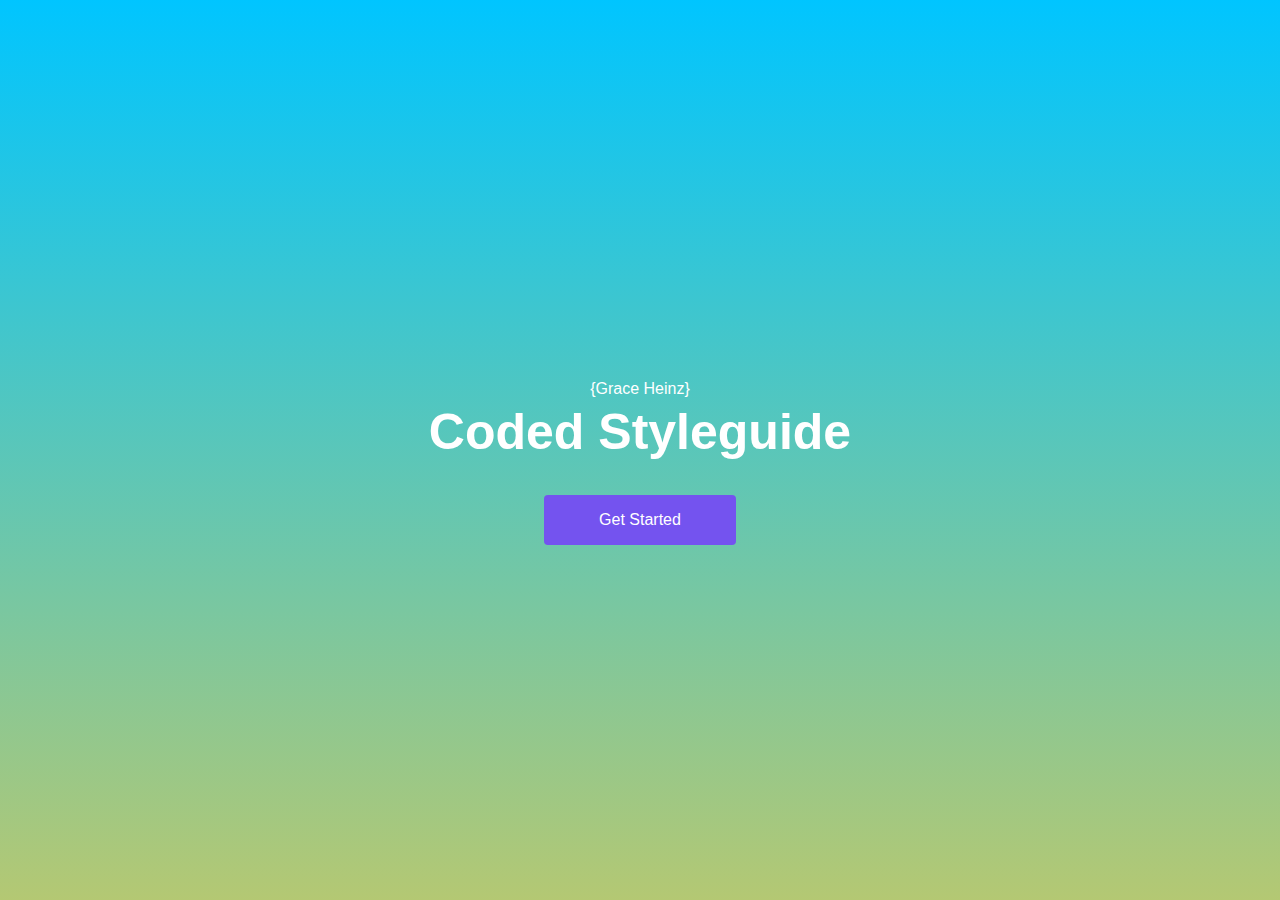
<file: index.html>
<!DOCTYPE html>
<html lang="en">
<head>

  <!-- Basic Page Needs
  –––––––––––––––––––––––––––––––––––––––––––––––––– -->
  <meta charset="utf-8">
  <title>{Grace Heinz} - Home</title>

  <!-- Mobile Specific Metas
  –––––––––––––––––––––––––––––––––––––––––––––––––– -->
  <meta name="viewport" content="width=device-width, initial-scale=1">

  <!-- CSS
  –––––––––––––––––––––––––––––––––––––––––––––––––– -->
  <link rel="stylesheet" href="css/normalize.css">
  <link rel="stylesheet" href="css/style.css">

</head>
<body class="home">

  <!-- Primary Page Layout
  –––––––––––––––––––––––––––––––––––––––––––––––––– -->
  <div class="container">
  	<div class="row">
	  	<p>{Grace Heinz}</p>
	    <h1>Coded Styleguide</h1>
	    <a class="button" href="layouts.html">Get Started</a>
  	</div>
  </div>

	<!-- End Document
  –––––––––––––––––––––––––––––––––––––––––––––––––– -->
  
  <script src="./script.js"></script>
  
</body>
</html>
</file>
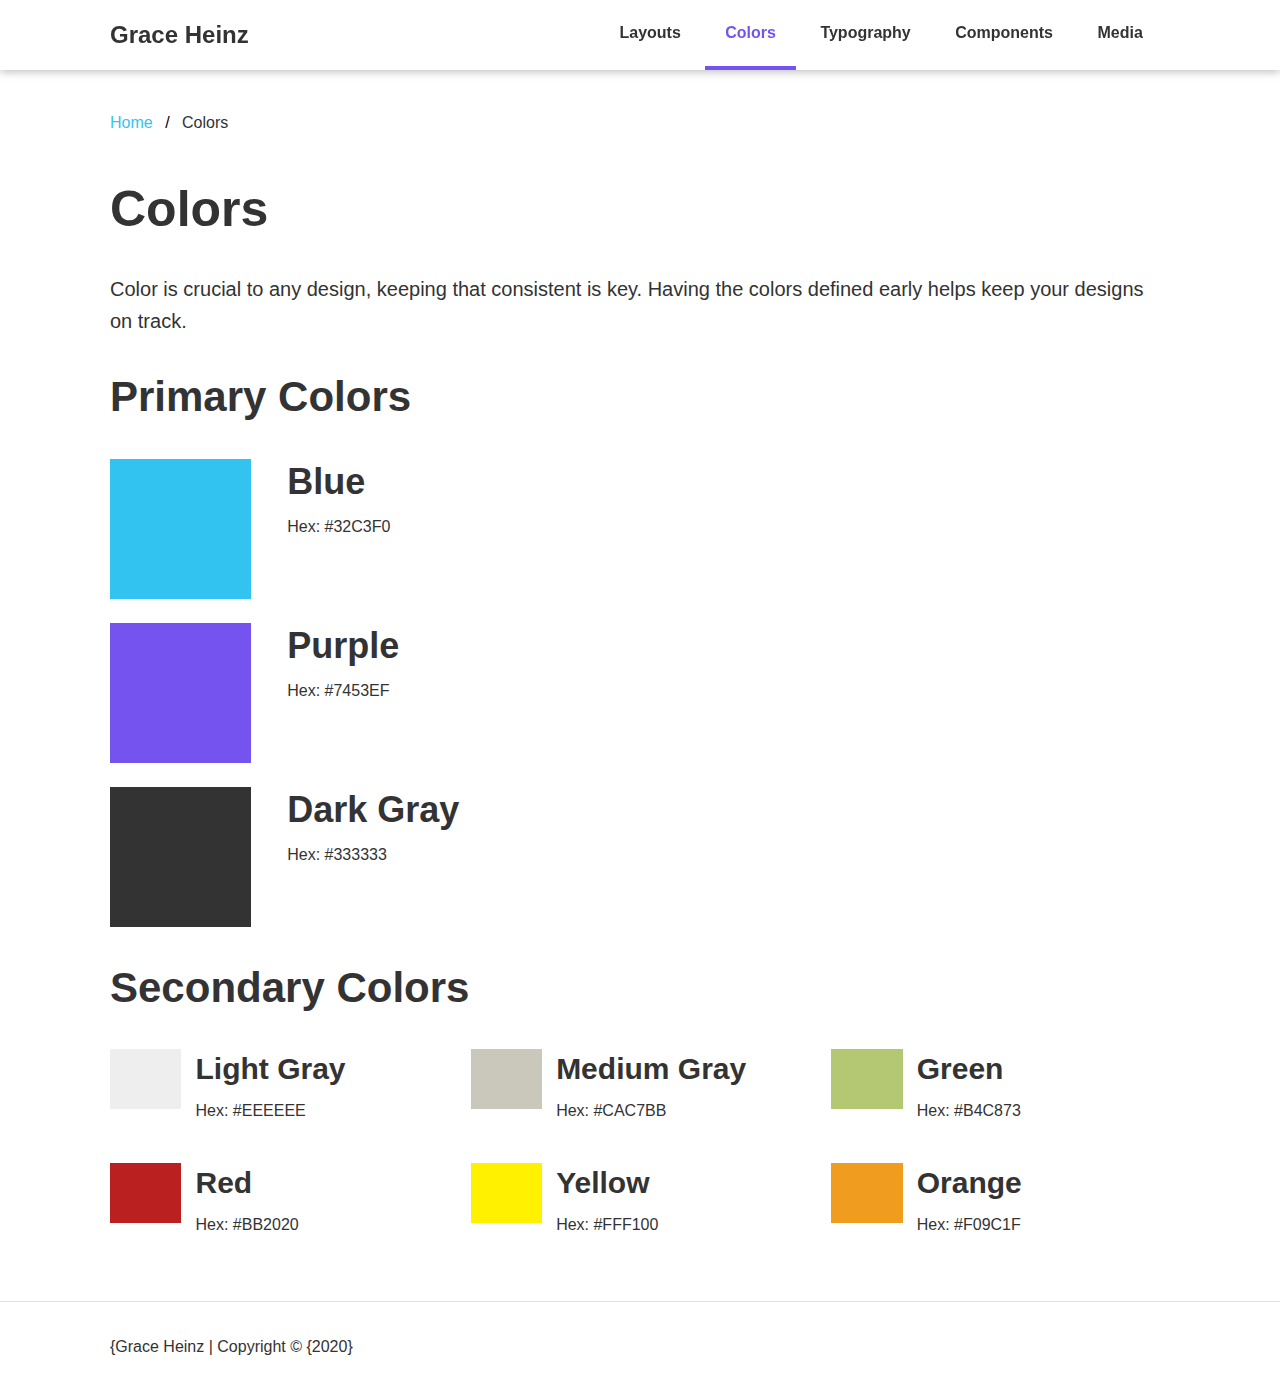
<file: colors.html>
<!DOCTYPE html>
<html lang="en">
<head>

  <!-- Basic Page Needs
  –––––––––––––––––––––––––––––––––––––––––––––––––– -->
  <meta charset="utf-8">
  <title>{Grace Heinz} - Colors</title>

  <!-- Mobile Specific Metas
  –––––––––––––––––––––––––––––––––––––––––––––––––– -->
  <meta name="viewport" content="width=device-width, initial-scale=1">

  <!-- CSS
  –––––––––––––––––––––––––––––––––––––––––––––––––– -->
  <link rel="stylesheet" href="css/normalize.css">
  <link rel="stylesheet" href="css/style.css">

</head>
<body class="colors">
    
    <nav>
        <div class="container">
            <div class="logo four columns">
                <a href="/">Grace Heinz</a>
            </div>
            <div class="topnav eight columns">
                <ul>
                    <li><a href="layouts.html">Layouts</a></li>
                    <li><a href="colors.html" class="active">Colors</a></li>
                    <li><a href="typography.html">Typography</a></li>
                    <li><a href="components.html">Components</a></li>
                    <li><a href="media.html">Media</a></li>
                    <li class="mobile"><a><span style="cursor:pointer" onclick="openNav()">&#9776; Menu</span>
                    </a></li>
                </ul>
            </div>
        </div>
    </nav>
        
    <div id="slidenav" class="slidenav">
        <a href="javascript:void(0)" class="closebtn" onclick="closeNav()">&times;</a>
        <a href="layouts.html">Layouts</a>
            <a href="colors.html">Colors</a>
            <a href="typography.html">Typography</a>
            <a href="components.html">Components</a>
            <a href="media.html">Media</a>
        </div>
    
<!-- Primary Page Layout
  –––––––––––––––––––––––––––––––––––––––––––––––––– -->
<div class="container">
    
    <ul class="breadcrumb">
            <li><a href="/">Home</a></li>
            <li>Colors</li>
        </ul>
    
    <h1>Colors</h1>
    <p class="lead">Color is crucial to any design, keeping that consistent is key. Having the colors defined early helps keep your designs on track.</p>
    
    <h2>Primary Colors</h2>
    <div class="row primary">
        <div class="two columns">
            <div class="color primary-1">
            </div>
        </div>
        <div class="ten columns">
            <h3>Blue</h3>
            <p>Hex: #32C3F0</p>
        </div>
    </div>
    
    <div class="row primary">
        <div class="two columns">
            <div class="color primary-2">
            </div> 
        </div>
        <div class="ten columns">
            <h3>Purple</h3>
            <p>Hex: #7453EF</p>
        </div>
    </div>

    <div class="row primary">
        <div class="two columns">
            <div class="color primary-3">
            </div> 
        </div>
        <div class="ten columns">
            <h3>Dark Gray</h3>
            <p>Hex: #333333</p>
        </div>
    </div>
    
    <h2>Secondary Colors</h2>
    <div class="row">
        <div class="four columns">
            <div class="three columns">
                <div class="color secondary-1"></div>
            </div>
            <div class="eight columns">
            <h4>Light Gray</h4>
            <p>Hex: #EEEEEE</p>
        </div>
    </div>
    
    <div class="four columns">
        <div class="three columns">
            <div class="color secondary-2"></div>
        </div>
        <div class="eight columns">
            <h4>Medium Gray</h4>
            <p>Hex: #CAC7BB</p>
        </div>
    </div>
        
    <div class="four columns">
        <div class="three columns">
            <div class="color secondary-3"></div>
         </div>
        <div class="eight columns">
            <h4>Green</h4>
            <p>Hex: #B4C873</p>
        </div>
    </div>
 </div>       
    
        <div class="row">
            <div class="four columns">
                <div class="three columns">
                    <div class="color secondary-4"></div>
                </div>
                <div class="eight columns">
                        <h4>Red</h4>
                        <p>Hex: #BB2020</p>
                </div>
            </div>
            
            <div class="four columns">
                <div class="three columns">
                    <div class="color secondary-5"></div>
                </div>
                <div class="eight columns">
                    <h4>Yellow</h4>
                    <p>Hex: #FFF100</p>
                </div>
            </div>
      
            <div class="four columns">
                <div class="three columns">
                    <div class="color secondary-6"></div>
                </div>
                <div class="eight columns">
                    <h4>Orange</h4>
                    <p>Hex: #F09C1F</p>
                </div>
            </div>
        </div>       
    </div>
    
<footer>
    <div class="container">
        <p>{Grace Heinz   |   Copyright © {2020}</p>
     </div>
</footer>
    
<!-- End Document
  –––––––––––––––––––––––––––––––––––––––––––––––––– -->
    
    <script src="./script.js"></script>
    
</body>
</html>
</file>
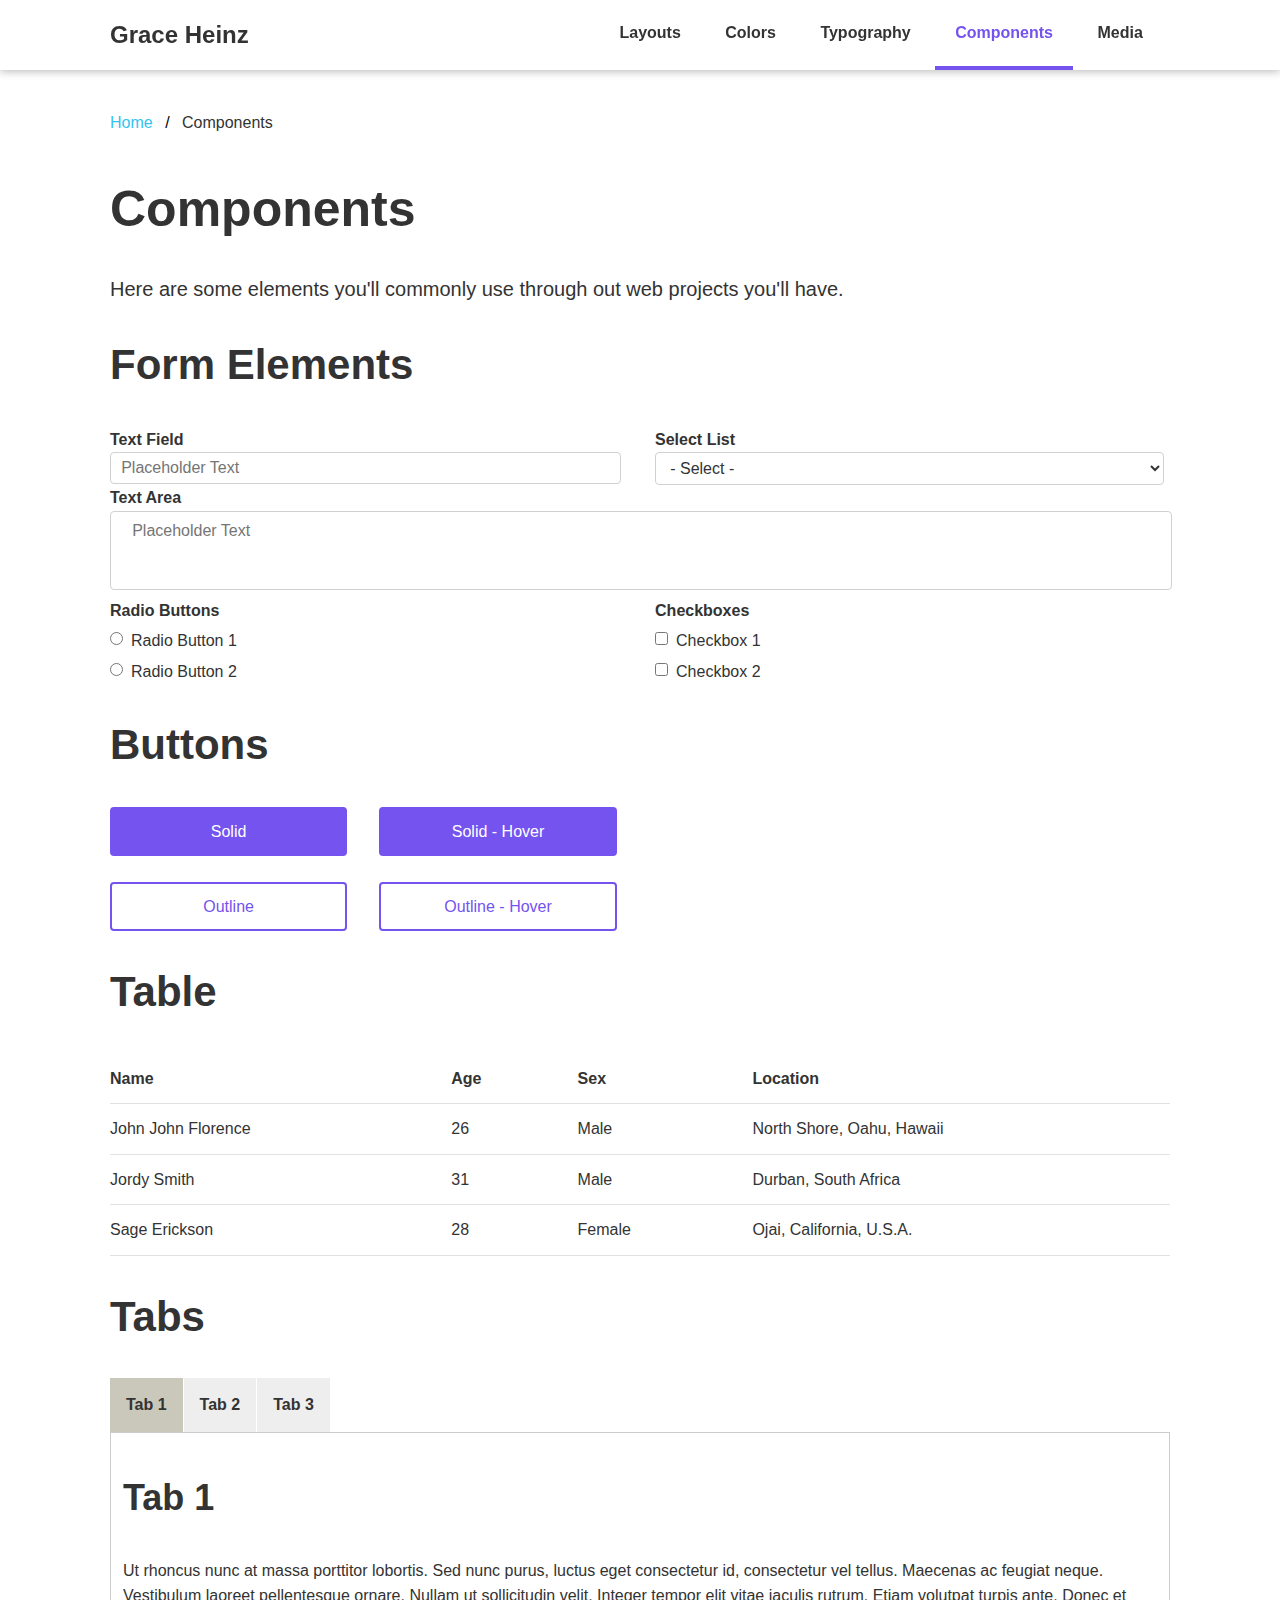
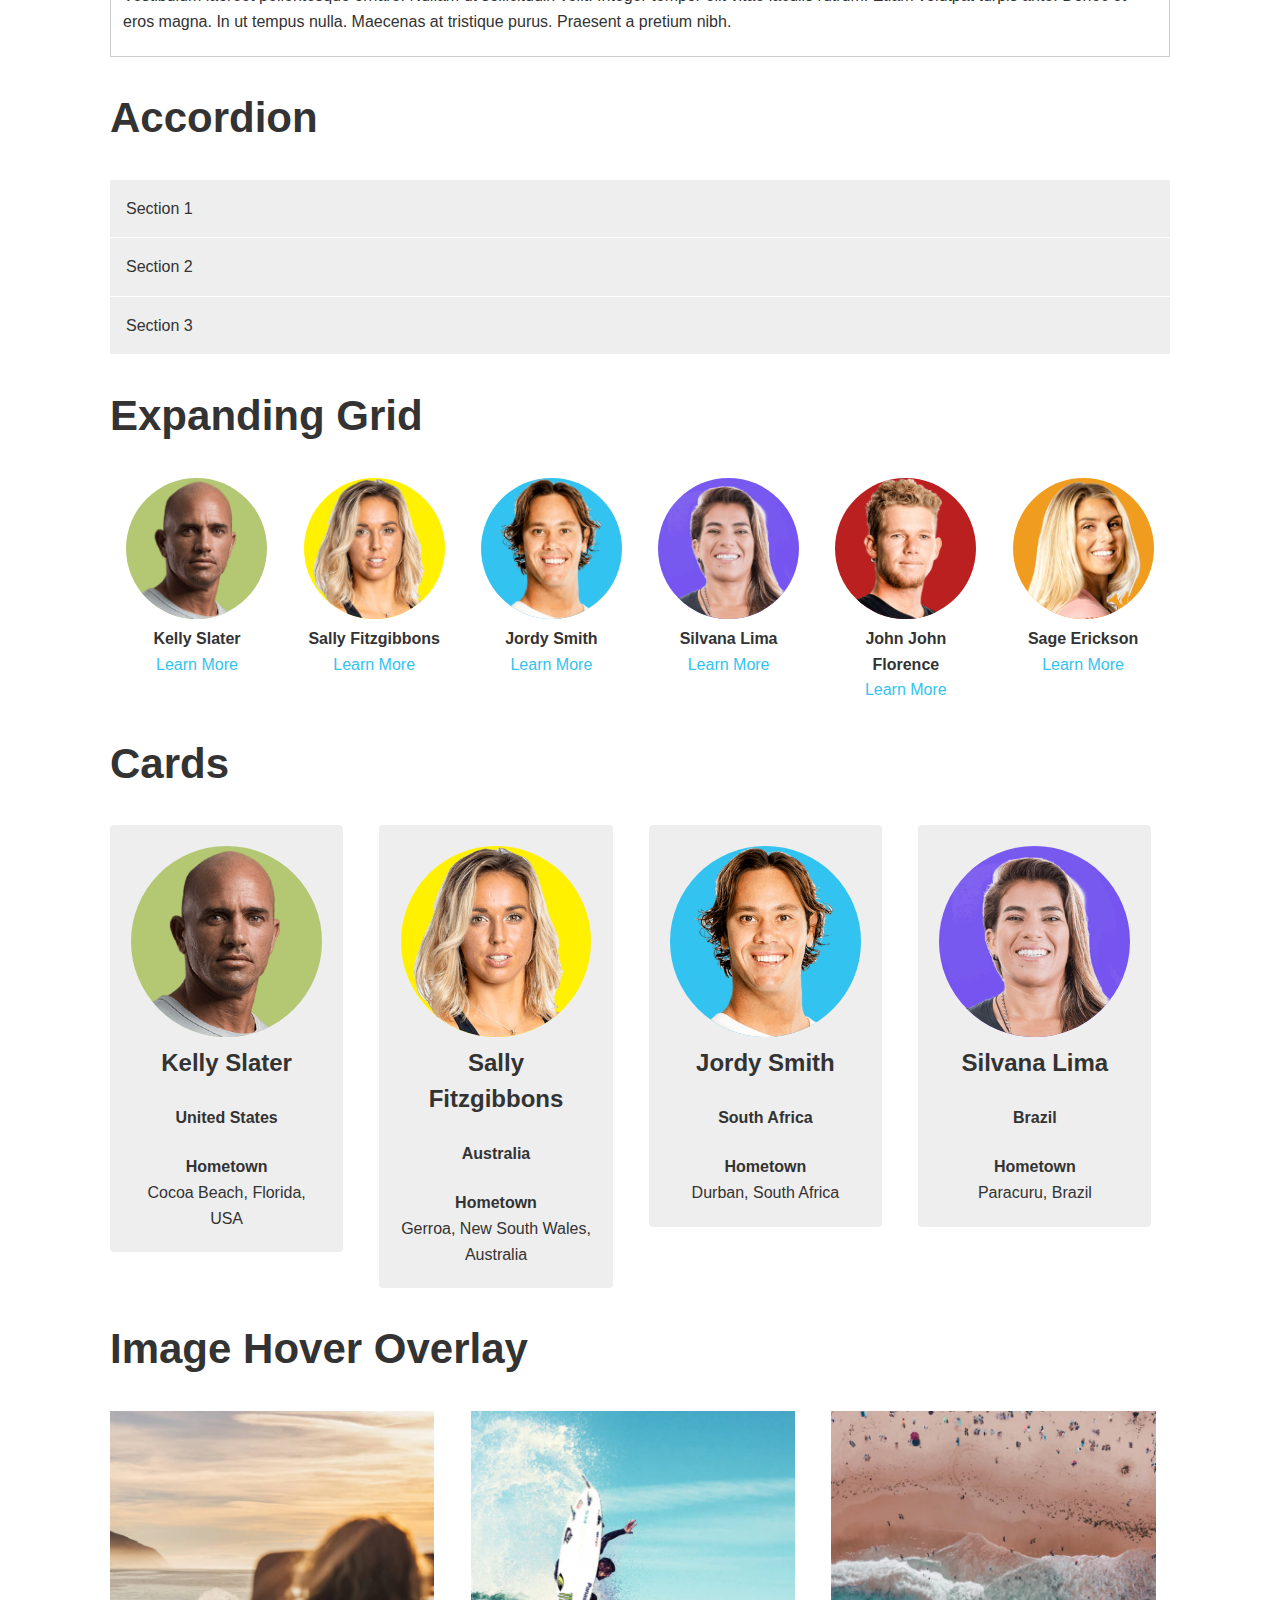
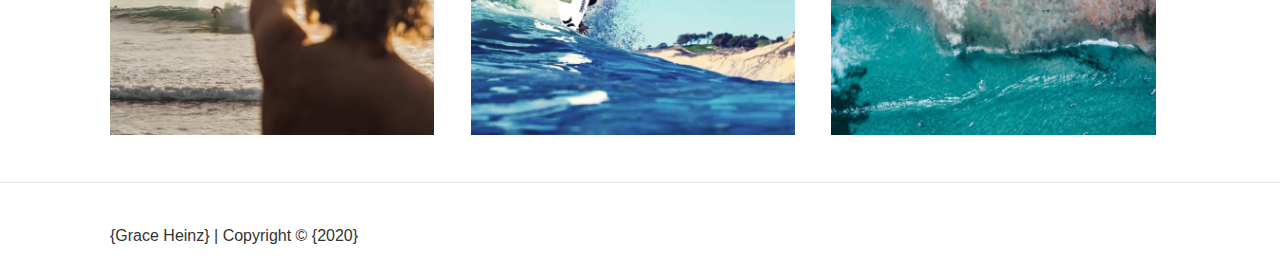
<file: components.html>
<!DOCTYPE html>
<html lang="en">
<head>

  <!-- Basic Page Needs
  –––––––––––––––––––––––––––––––––––––––––––––––––– -->
  <meta charset="utf-8">
  <title>{Grace Heinz} - Components</title>

  <!-- Mobile Specific Metas
  –––––––––––––––––––––––––––––––––––––––––––––––––– -->
  <meta name="viewport" content="width=device-width, initial-scale=1">

  <!-- CSS
  –––––––––––––––––––––––––––––––––––––––––––––––––– -->
  <link rel="stylesheet" href="css/normalize.css">
  <link rel="stylesheet" href="css/style.css">

</head>
<body class="components" id="main">
    
   <nav>
        <div class="container">
            <div class="logo four columns">
                <a href="/">Grace Heinz</a>
            </div>
            <div class="topnav eight columns">
                <ul>
                    <li><a href="layouts.html">Layouts</a></li>
                    <li><a href="colors.html">Colors</a></li>
                    <li><a href="typography.html">Typography</a></li>
                    <li><a href="components.html" class="active">Components</a></li>
                    <li><a href="media.html">Media</a></li>
                    <li class="mobile"><a><span style="cursor:pointer" onclick="openNav()">&#9776; Menu</span>
                    </a></li>
                </ul>
            </div>
        </div>
    </nav>
    
    <div id="slidenav" class="slidenav">
        <a href="javascript:void(0)" class="closebtn" onclick="closeNav()">&times;</a>
        <a href="layouts.html">Layouts</a>
            <a href="colors.html">Colors</a>
            <a href="typography.html">Typography</a>
            <a href="components.html">Components</a>
            <a href="media.html">Media</a>
        </div>
    
   <!-- Primary Page Layout
   –––––––––––––––––––––––––––––––––––––––––––––––––– -->
    <div class="container">
    
    <ul class="breadcrumb">
            <li><a href="/">Home</a></li>
            <li>Components</li>
        </ul>
    
    <h1>Components</h1>
    <p class="lead">Here are some elements you'll commonly use through out web projects you'll have.</p>

        
    <h2>Form Elements</h2>
    <div class="row">
        <div class="six columns">
            <label>Text Field</label>
                <input type="text" placeholder="Placeholder Text">
        </div>
        <div class="six columns">
            <label>Select List</label>
                <select>
                    <option value="" selected="selected">- Select -</option>
                    <option value="1">option 1</option>
                    <option value="2">option 2</option>
            </select>
        </div>
    
        <label>Text Area</label>
        <textarea placeholder="Placeholder Text"></textarea>
    </div>
        
    <div class="row">
        <div class="six columns">
            <label>Radio Buttons</label>
            <div class="radio-checkbox">
                <input type="radio"><label>Radio Button 1</label>
            </div>
            <div class="radio-checkbox">
                <input type="radio"><label>Radio Button 2</label>
            </div>
        </div>
        <div class="six columns">
            <label>Checkboxes</label>
            <div class="radio-checkbox">
                <input type="checkbox"><label>Checkbox 1</label>
            </div>
            <div class="radio-checkbox">
                <input type="checkbox"><label>Checkbox 2</label>
            </div>
        </div>
    </div>

    <h2>Buttons</h2>
    <div class="row button-row">
        <div class="three columns">
            <a class="button" href="#">Solid</a>
        </div>
        <div class="three columns">
            <a class="button hover" href="#">Solid - Hover</a>
        </div>
        <div class="three columns"></div>
        <div class="three columns"></div>
    </div>
    <br>
    <div class="row button-row">
        <div class="three columns">
            <a class="button outline" href="#">Outline</a>
        </div>
        <div class="three columns">
            <a class="button outline hover" href="#">Outline - Hover</a>
        </div>
        <div class="three columns"></div>
        <div class="three columns"></div>
    </div>
        
        
    <h2>Table</h2>
    <div class="row">
        <table>
            <thead>
                <tr>
                    <th>Name</th>
                    <th>Age</th>
                    <th>Sex</th>
                    <th>Location</th>
                </tr>
            </thead>
            <tbody>
                <tr>
                    <td>John John Florence</td>
                    <td>26</td>
                    <td>Male</td>
                    <td>North Shore, Oahu, Hawaii</td>
                </tr>
                <tr>
                    <td>Jordy Smith</td>
                    <td>31</td>
                    <td>Male</td>
                    <td>Durban, South Africa</td>
                </tr>
                <tr>
                    <td>Sage Erickson</td>
                    <td>28</td>
                    <td>Female</td>
                    <td>Ojai, California, U.S.A.</td>
                </tr>
            </tbody>
        </table>
    </div>
        
    <h2>Tabs</h2>
    <div class="tab">
            <button class="tablinks" onclick="openCity(event, 'Tab1')" id="defaultOpen">Tab 1</button>
            <button class="tablinks" onclick="openCity(event, 'Tab2')">Tab 2</button>
            <button class="tablinks" onclick="openCity(event, 'Tab3')">Tab 3</button>
        </div>
        
        <div id="Tab1" class="tabcontent">
            <h3>Tab 1</h3>
            <p>Ut rhoncus nunc at massa porttitor lobortis. Sed nunc purus, luctus eget consectetur id, consectetur vel tellus. Maecenas ac feugiat neque. Vestibulum laoreet pellentesque ornare. Nullam ut sollicitudin velit. Integer tempor elit vitae iaculis rutrum. Etiam volutpat turpis ante. Donec et eros magna. In ut tempus nulla. Maecenas at tristique purus. Praesent a pretium nibh.</p>
        </div>
        
        <div id="Tab2" class="tabcontent">
            <h3>Tab 2</h3>
            <p>Ut rhoncus nunc at massa porttitor lobortis. Sed nunc purus, luctus eget consectetur id, consectetur vel tellus. Maecenas ac feugiat neque. Vestibulum laoreet pellentesque ornare. Nullam ut sollicitudin velit. Integer tempor elit vitae iaculis rutrum. Etiam volutpat turpis ante. Donec et eros magna. In ut tempus nulla. Maecenas at tristique purus. Praesent a pretium nibh.</p>
        </div>
        
        <div id="Tab3" class="tabcontent">
            <h3>Tab 3</h3>
            <p>Ut rhoncus nunc at massa porttitor lobortis. Sed nunc purus, luctus eget consectetur id, consectetur vel tellus. Maecenas ac feugiat neque. Vestibulum laoreet pellentesque ornare. Nullam ut sollicitudin velit. Integer tempor elit vitae iaculis rutrum. Etiam volutpat turpis ante. Donec et eros magna. In ut tempus nulla. Maecenas at tristique purus. Praesent a pretium nibh.</p>
        </div>
        
        <h2>Accordion</h2>
        <div class="row">
            <button class="accordion">Section 1</button>
            <div class="panel">
                <p>Lorem ipsum dolor sit amet, consectetur adipisicing elit, sed do eiusmod tempor incididunt ut labore et dolore magna aliqua. Ut enim ad minim veniam, quis nostrud exercitation ullamco laboris nisi ut aliquip ex ea commodo consequat.</p>
            </div>
            
            <button class="accordion">Section 2</button>
            <div class="panel">
                <p>Lorem ipsum dolor sit amet, consectetur adipisicing elit, sed do eiusmod tempor incididunt ut labore et dolore magna aliqua. Ut enim ad minim veniam, quis nostrud exercitation ullamco laboris nisi ut aliquip ex ea commodo consequat.</p>
            </div>
            
            <button class="accordion">Section 3</button>
            <div class="panel">
                <p>Lorem ipsum dolor sit amet, consectetur adipisicing elit, sed do eiusmod tempor incididunt ut labore et dolore magna aliqua. Ut enim ad minim veniam, quis nostrud exercitation ullamco laboris nisi ut aliquip ex ea commodo consequat.</p>
            </div>
        </div>
        
        <h2>Expanding Grid</h2>
        <div class="row expanding-grid">
            <div class="two columns" onclick="openTab('b1');">
                <img class="headshot secondary-3" src="images/hs-kelly.png">
                <h6>Kelly Slater</h6>
                <a onclick="openTab('b1');">Learn More</a>
            </div>
            <div class="two columns" onclick="openTab('b2');">
                <img class="headshot secondary-5" src="images/hs-sally.png">
                <h6>Sally Fitzgibbons</h6>
                <a onclick="openTab('b2');">Learn More</a>
            </div>
            <div class="two columns" onclick="openTab('b3');">
                <img class="headshot primary-1" src="images/hs-jordy.png">
                <h6>Jordy Smith</h6>
                <a onclick="openTab('b3');">Learn More</a>
            </div>
            <div class="two columns" onclick="openTab('b4');">
                <img class="headshot primary-2" src="images/hs-silvana.png">
                <h6>Silvana Lima</h6>
                <a onclick="openTab('b4');">Learn More</a>
            </div>
            <div class="two columns" onclick="openTab('b5');">
                <img class="headshot secondary-4" src="images/hs-john.png">
                <h6>John John Florence</h6>
                <a onclick="openTab('b5');">Learn More</a>
            </div>
            <div class="two columns" onclick="openTab('b6');">
                <img class="headshot secondary-6" src="images/hs-sage.png">
                <h6>Sage Erickson</h6>
                <a onclick="openTab('b6');">Learn More</a>
            </div>
        </div>
        
        <!-- Full-width columns: (hidden by default) -->
        <div id="b1" class="containerTab" style="display:none;">
            <span onclick="this.parentElement.style.display='none'" class="closebtn">&times;</span>
            <div class="row">
                <div class="four columns">
                    <h3>Kelly Slater</h3>
                </div>
                <div class="eight columns">
                    <h6>Bio</h6>
                    <p>Kelly Slater is the greatest surfer of all time. He has a death grip on nearly every major record in the sport, including his 11 World Titles, 55 career victories, as well as being the youngest and oldest World Champion in men’s history. He ushered in a new era of high-performance surfing when he arrived on the scene in 1990, incorporating intentional fin releases and a m...</p>
                </div>
            </div>
        </div>
        
        <div id="b2" class="containerTab" style="display:none;">
            <span onclick="this.parentElement.style.display='none'" class="closebtn">&times;</span>
            <div class="row">
                <div class="four columns">
                    <h3>Sally Fitzgibbons</h3>
                </div>
                <div class="eight columns">
                    <h6>Bio</h6>
                    <p>Sally Fitzgibbons was born an athlete. From an early age she decided she wanted to be a champion at something. She played soccer, touch football and cross-country running, and ended up a national champion middle distance runner in High School. For Fitzgibbons, all those sports fed off each other, but ultimately, her love for surfing is what won out. It’s hard...</p>
                </div>
            </div>
        </div>
        
        <div id="b3" class="containerTab" style="display:none;">
            <span onclick="this.parentElement.style.display='none'" class="closebtn">&times;</span>
            <div class="row">
                <div class="four columns">
                    <h3>Jordy Smith</h3>
                </div>
                <div class="eight columns">
                    <h6>Bio</h6>
                    <p>Jordy Smith set off one of the biggest bidding wars in industry history after winning the World Junior Championship in 2006 and the Qualifying Series in 2007. Though he was being lobbied by the likes of Tiger Woods and Michael Jordan to join Nike, he elected to go with O’Neill, who he’s been with ever since. He earned his first two Championship Tour wins in...</p>
                </div>
            </div>
        </div>
        
        <div id="b4" class="containerTab" style="display:none;">
            <span onclick="this.parentElement.style.display='none'" class="closebtn">&times;</span>
            <div class="row">
                <div class="four columns">
                    <h3>Silvana Lima</h3>
                </div>
                <div class="eight columns">
                    <h6>Bio</h6>
                    <p>Silvana Lima is a warrior. There’s no other word to describe a woman with her skill, determination and resilience. She started well behind the line, growing up in a snack-shack on the sand in Paracuaru, Brazil, owned by her parents. She learned to surf on a piece of wood that she adorned with a makeshift fin herself. Her first “real” board was a hand-me...</p>
                </div>
            </div>
        </div>
        
        <div id="b5" class="containerTab" style="display:none;">
            <span onclick="this.parentElement.style.display='none'" class="closebtn">&times;</span>
            <div class="row">
                <div class="four columns">
                    <h3>John John Florence</h3>
                </div>
                <div class="eight columns">
                    <h6>Bio</h6>
                    <p>John John Florence is one of only five surfers in men’s Championship Tour history to clinch his first two World Titles in back-to-back fashion. Mark Richards, Tom Carroll, Tom Curren and the late Andy Irons are the only other members of that elite club. The mild-mannered prodigy from the North Shore of Oahu has been living in the public’s eye since the age of…</p>
                </div>
            </div>
        </div>
        
        <div id="b6" class="containerTab" style="display:none;">
            <span onclick="this.parentElement.style.display='none'" class="closebtn">&times;</span>
            <div class="row">
                <div class="four columns">
                    <h3>Sage Erickson</h3>
                </div>
                <div class="eight columns">
                    <h6>Bio</h6>
                    <p>After five years of battling on the Championship Tour Sage Erickson is just beginning to settle in. She notched her first Championship Tour victory in 2017 at the Vans US Open of Surfing and cracked the Top 10 on the Jeep Leaderboard for the second-straight season. She’s come a long way from her early years of struggling at the elite level. Erickson was born in...</p>
                </div>
            </div>
        </div>
        
        <h2>Cards</h2>
        <div class="row">
            <div class="card three columns">
                <img class="headshot secondary-3" src="images/hs-kelly.png">
            <h5>Kelly Slater</h5>
            <h6>United States</h6>
            <label>Hometown</label>
            <p>Cocoa Beach, Florida, USA</p>      
            </div>
            <div class="card three columns">
                <img class="headshot secondary-5" src="images/hs-sally.png">
            <h5>Sally Fitzgibbons</h5>
            <h6>Australia</h6>
            <label>Hometown</label>
            <p>Gerroa, New South Wales, Australia</p>      
            </div>
            <div class="card three columns">
                <img class="headshot primary-1" src="images/hs-jordy.png">
            <h5>Jordy Smith</h5>
            <h6>South Africa</h6>
            <label>Hometown</label>
            <p>Durban, South Africa</p>      
            </div>
            <div class="card three columns">
                <img class="headshot primary-2" src="images/hs-silvana.png">
            <h5>Silvana Lima</h5>
            <h6>Brazil</h6>
            <label>Hometown</label>
            <p>Paracuru, Brazil</p>      
            </div>
        </div>
        
        <h2>Image Hover Overlay</h2>
        <div class="row">
            <div class="four columns image-container">
                <img src="images/overlay-01.jpg">
            <div class="overlay">
                <div class="text">"Sometimes in the morning, when it's a good surf, I go out there, and I don't feel like it's a bad world."</div>
                </div>
            </div>
            <div class="four columns image-container">
                <img src="images/overlay-02.jpg">
            <div class="overlay">
                <div class="text">"Surfing's the source. Can change your life. Swear to God."</div>
                </div>
            </div>
             <div class="four columns image-container">
                <img src="images/overlay-03.jpg">
            <div class="overlay">
                <div class="text">"Thank God for a few free waves."</div>
                </div>
            </div>
        </div>
    </div>
        
        
    <footer>
        <div class="container">
            <p>{Grace Heinz}   |   Copyright © {2020}</p>
        </div>
    </footer>
    
<!-- End Document
  –––––––––––––––––––––––––––––––––––––––––––––––––– -->
    
    <script src="./script.js"></script>
    
</body>
</html>
</file>
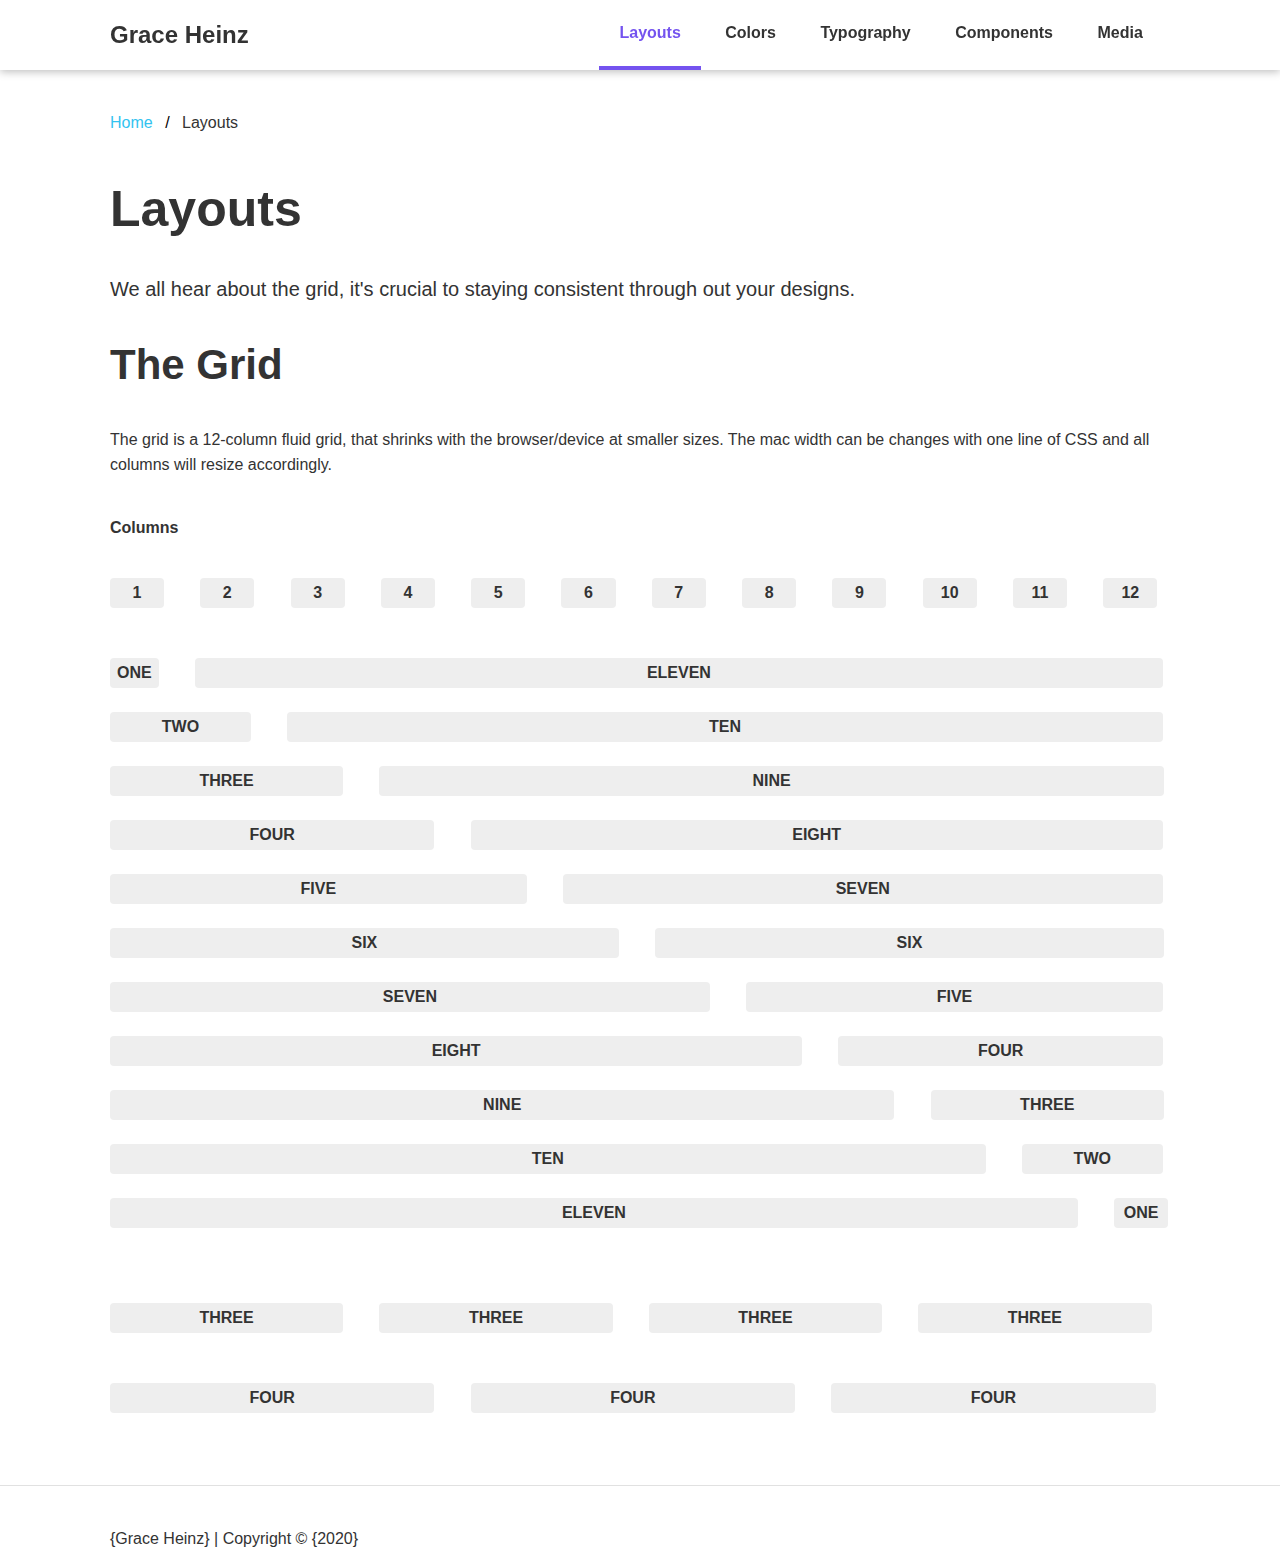
<file: layouts.html>
<!DOCTYPE html>
<html lang="en">
<head>

  <!-- Basic Page Needs
  –––––––––––––––––––––––––––––––––––––––––––––––––– -->
  <meta charset="utf-8">
  <title>{Grace Heinz} - Layouts</title>

  <!-- Mobile Specific Metas
  –––––––––––––––––––––––––––––––––––––––––––––––––– -->
  <meta name="viewport" content="width=device-width, initial-scale=1">

  <!-- CSS
  –––––––––––––––––––––––––––––––––––––––––––––––––– -->
  <link rel="stylesheet" href="css/normalize.css">
  <link rel="stylesheet" href="css/style.css">

</head>
<body class="layouts">
    
    <nav>
        <div class="container">
            <div class="logo four columns">
                <a href="/">Grace Heinz</a>
            </div>
            <div class="topnav eight columns">
                <ul>
                    <li><a href="layouts.html" class="active">Layouts</a></li>
                    <li><a href="colors.html">Colors</a></li>
                    <li><a href="typography.html">Typography</a></li>
                    <li><a href="components.html">Components</a></li>
                    <li><a href="media.html">Media</a></li>
                    <li class="mobile"><a><span style="cursor:pointer" onclick="openNav()">&#9776; Menu</span>
                    </a></li>
                </ul>
            </div>
        </div>
    </nav>
        
    <div id="slidenav" class="slidenav">
        <a href="javascript:void(0)" class="closebtn" onclick="closeNav()">&times;</a>
        <a href="layouts.html">Layouts</a>
            <a href="colors.html">Colors</a>
            <a href="typography.html">Typography</a>
            <a href="components.html">Components</a>
            <a href="media.html">Media</a>
        </div>
    
<!-- Primary Page Layout
  –––––––––––––––––––––––––––––––––––––––––––––––––– -->
<div class="container">
    
    <ul class="breadcrumb">
            <li><a href="/">Home</a></li>
            <li>Layouts</li>
        </ul>
    
    <h1>Layouts</h1>
    <p class="lead">We all hear about the grid, it's crucial to staying consistent through out your designs.</p>
    
    <h2>The Grid</h2>
    <p>The grid is a 12-column fluid grid, that shrinks with the browser/device at smaller sizes. The mac width can be changes with one line of CSS and all columns will resize accordingly.</p>
    
<div class="example-grid docs-example">
        <h6>Columns</h6>
    <div class="row">
        <div class="one columns">1</div>
        <div class="one columns">2</div>
        <div class="one columns">3</div>
        <div class="one columns">4</div>
        <div class="one columns">5</div>
        <div class="one columns">6</div>
        <div class="one columns">7</div>
        <div class="one columns">8</div>
        <div class="one columns">9</div>
        <div class="one columns">10</div>
        <div class="one columns">11</div>
        <div class="one columns">12</div>  
    </div>
    <br>
    <div class="row">
        <div class="one column">One</div>
        <div class="eleven columns">Eleven</div>
    </div>
    <div class="row">
        <div class="two columns">Two</div>
        <div class="ten columns">Ten</div> 
    </div>
    <div class="row">
        <div class="three columns">Three</div>
        <div class="nine columns">Nine</div>
    </div>
    <div class="row">
        <div class="four columns">Four</div>
        <div class="eight columns">Eight</div>
    </div>
    <div class="row">
        <div class="five columns">Five</div>
        <div class="seven columns">Seven</div>
    </div>
    <div class="row">
        <div class="six columns">Six</div>
        <div class="six columns">Six</div>
    </div>
    <div class="row">
        <div class="seven columns">Seven</div>
        <div class="five columns">Five</div>
    </div>
    <div class="row">
        <div class="eight columns">Eight</div>
        <div class="four columns">Four</div>
    </div>
    <div class="row">
        <div class="nine columns">Nine</div>
        <div class="three columns">Three</div>
    </div>
    <div class="row">
        <div class="ten columns">Ten</div>
        <div class="two columns">Two</div>
    </div>
    <div class="row">
        <div class="eleven columns">Eleven</div>
        <div class="one columns">One</div>
    </div>
    <br>
    <br>
    <div class="row">
        <div class="three columns">Three</div>
        <div class="three columns">Three</div>
        <div class="three columns">Three</div>
        <div class="three columns">Three</div>
    </div>
    <br>
    <div class="row">
        <div class="four columns">Four</div>
        <div class="four columns">Four</div>
        <div class="four columns">Four</div>
    </div>
    </div>
</div>
    
<footer>
    <div class="container">
        <p>{Grace Heinz}   |   Copyright © {2020}</p>
    </div>
</footer>
    
<!-- End Document
  –––––––––––––––––––––––––––––––––––––––––––––––––– -->
    
    <script src="./script.js"></script>
    
</body>
</html>
</file>
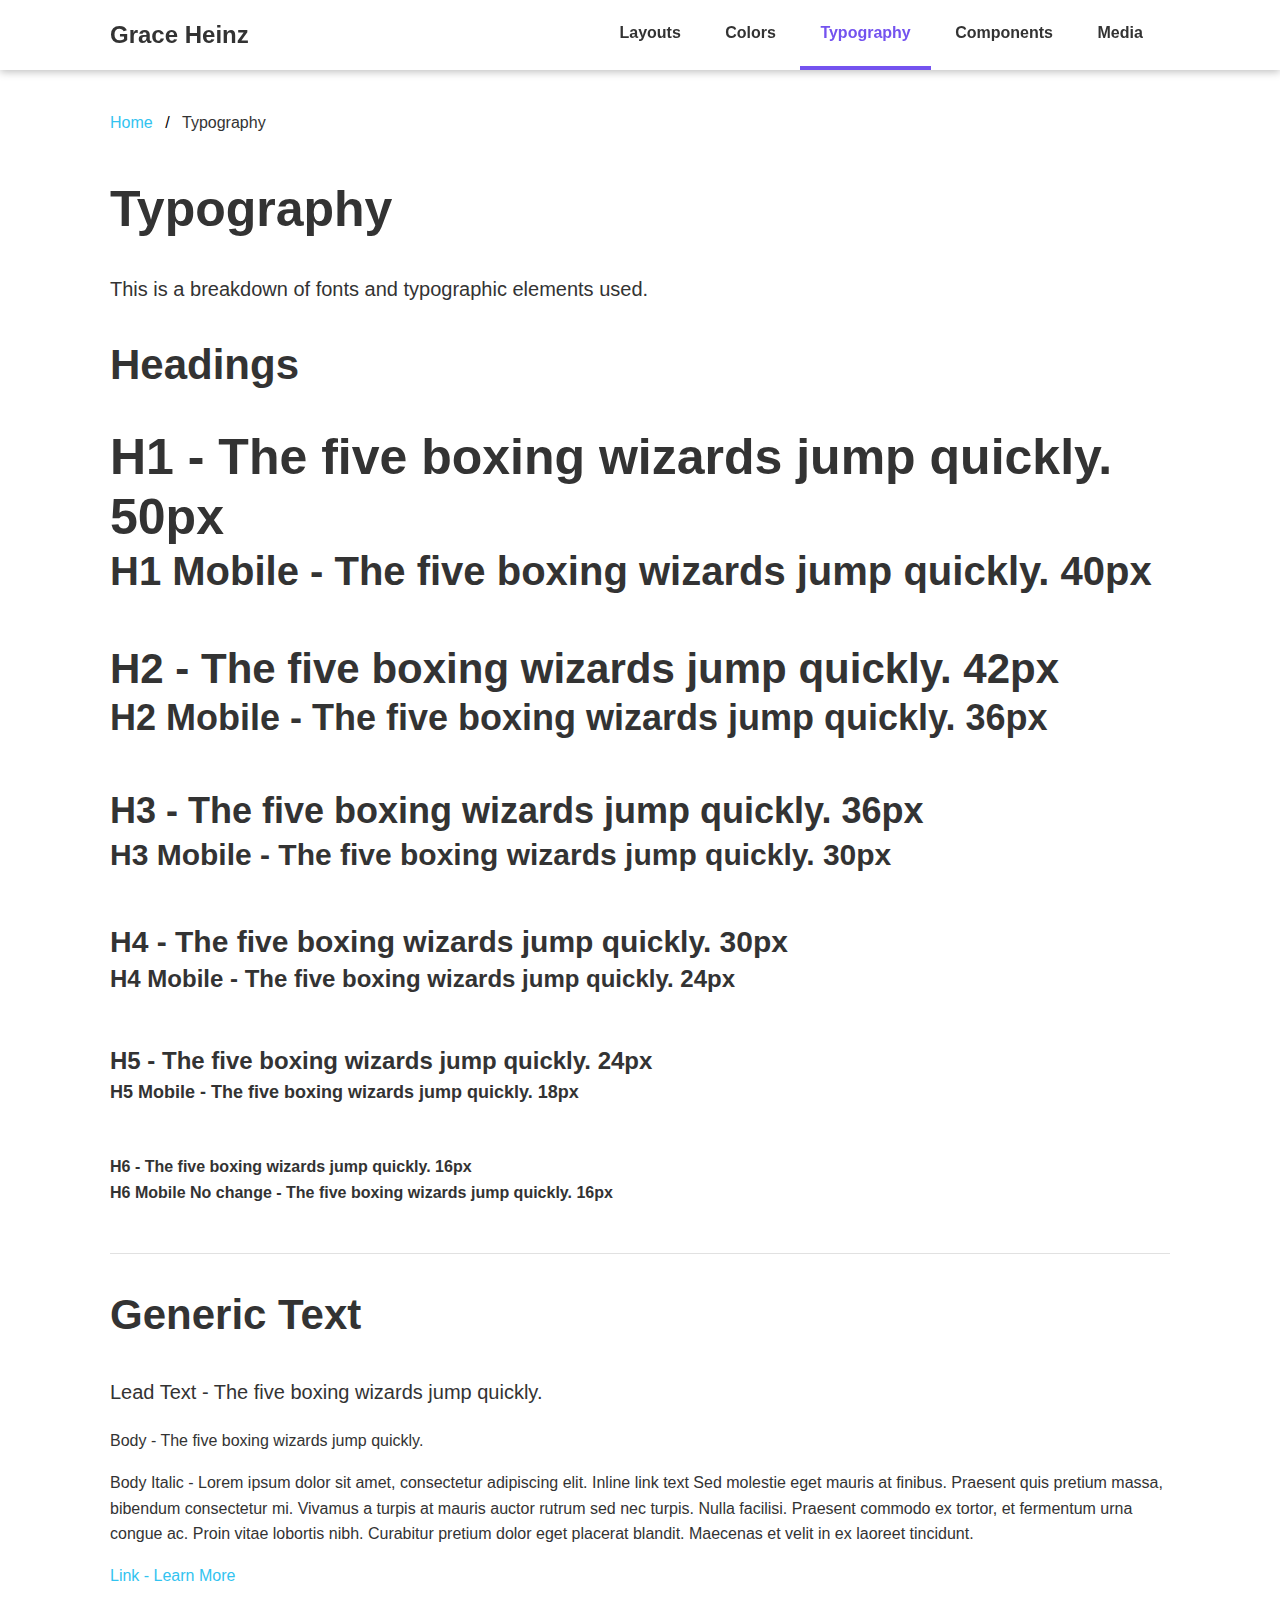
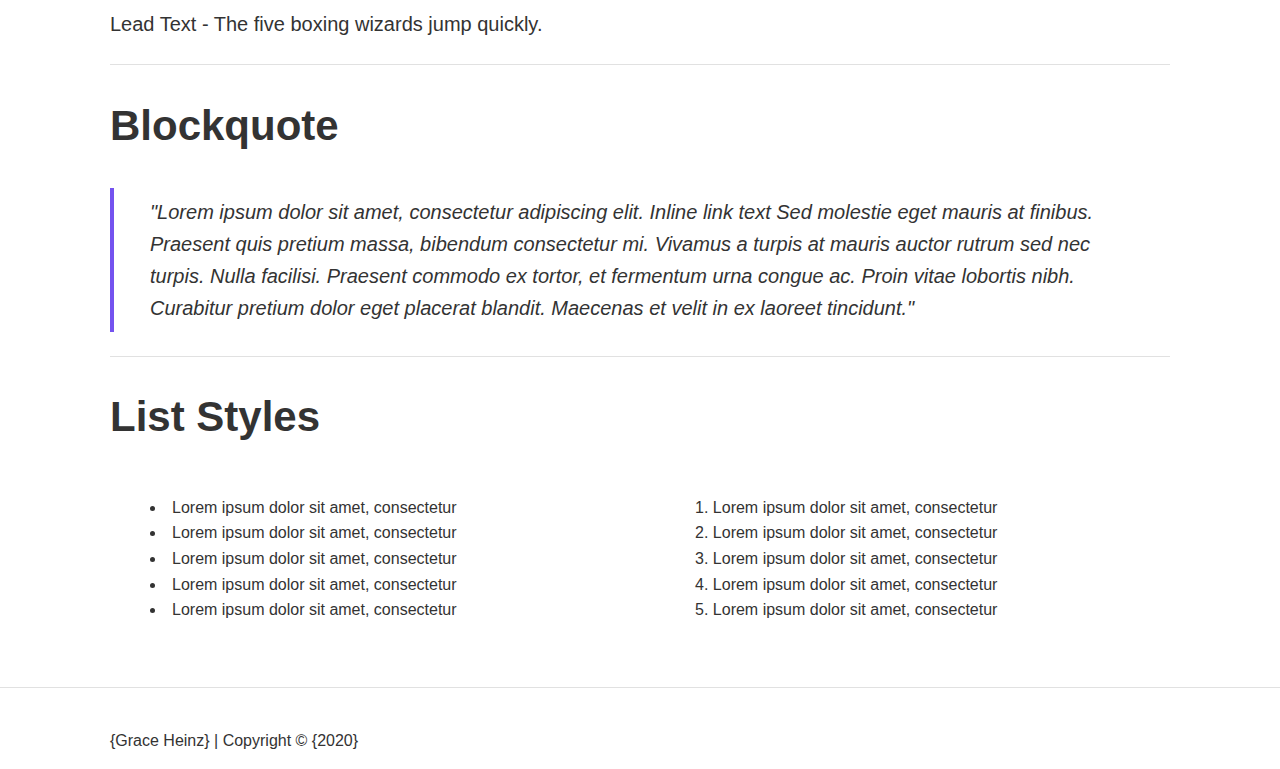
<file: typography.html>
<!DOCTYPE html>
<html lang="en">
<head>

  <!-- Basic Page Needs
  –––––––––––––––––––––––––––––––––––––––––––––––––– -->
  <meta charset="utf-8">
  <title>{Grace Heinz} - Colors</title>

  <!-- Mobile Specific Metas
  –––––––––––––––––––––––––––––––––––––––––––––––––– -->
  <meta name="viewport" content="width=device-width, initial-scale=1">

  <!-- CSS
  –––––––––––––––––––––––––––––––––––––––––––––––––– -->
  <link rel="stylesheet" href="css/normalize.css">
  <link rel="stylesheet" href="css/style.css">

</head>
<body class="typography">
    
    <nav>
        <div class="container">
            <div class="logo four columns">
                <a href="/">Grace Heinz</a>
            </div>
            <div class="topnav eight columns">
                <ul>
                    <li><a href="layouts.html">Layouts</a></li>
                    <li><a href="colors.html">Colors</a></li>
                    <li><a href="typography.html" class="active">Typography</a></li>
                    <li><a href="components.html">Components</a></li>
                    <li><a href="media.html">Media</a></li>
                    <li class="mobile"><a><span style="cursor:pointer" onclick="openNav()">&#9776; Menu</span></a></li>
                </ul>
            </div>
        </div>
    </nav>

    <div id="slidenav" class="slidenav">
        <a href="javascript:void(0)" class="closebtn" onclick="closeNav()">&times;</a>
        <a href="layouts.html">Layouts</a>
            <a href="colors.html">Colors</a>
            <a href="typography.html">Typography</a>
            <a href="components.html">Components</a>
            <a href="media.html">Media</a>
    </div>
  
<!-- Primary Page Layout
  –––––––––––––––––––––––––––––––––––––––––––––––––– -->
    <div class="container">
    
        <ul class="breadcrumb">
                <li><a href="/">Home</a></li>
                <li>Typography</li>
            </ul>
    
        <h1>Typography</h1>
        <p class="lead">This is a breakdown of fonts and typographic elements used.</p>
        
        
        <h2>Headings</h2>
        <div class="row">
            <h1>H1 - The five boxing wizards jump quickly. 50px</h1>
            <h1 class="mobile">H1 Mobile - The five boxing wizards jump quickly. 40px</h1>
        </div>
        <div class="row">
            <h2>H2 - The five boxing wizards jump quickly. 42px</h2>
            <h2 class="mobile">H2 Mobile - The five boxing wizards jump quickly. 36px</h2>
        </div>
        <div class="row">
            <h3>H3 - The five boxing wizards jump quickly. 36px</h3>
            <h3 class="mobile">H3 Mobile - The five boxing wizards jump quickly. 30px</h3>
        </div>
        <div class="row">
            <h4>H4 - The five boxing wizards jump quickly. 30px</h4>
            <h4 class="mobile">H4 Mobile - The five boxing wizards jump quickly. 24px</h4>
        </div>
        <div class="row">
            <h5>H5 - The five boxing wizards jump quickly. 24px</h5>
            <h5 class="mobile">H5 Mobile - The five boxing wizards jump quickly. 18px</h5>
        </div>
        <div class="row">
            <h6>H6 - The five boxing wizards jump quickly. 16px</h6>
            <h6 class="mobile">H6 Mobile No change - The five boxing wizards jump quickly. 16px</h6>
        </div>
    
    <hr>
        
    <h2>Generic Text</h2>
    
    <p class="lead">Lead Text - The five boxing wizards jump quickly.</p>
    
    <p>Body - The five boxing wizards jump quickly.</p>
        
    <p class="italic">Body Italic - Lorem ipsum dolor sit amet, consectetur adipiscing elit. Inline link text Sed molestie eget mauris at finibus. Praesent quis pretium massa, bibendum consectetur mi. Vivamus a turpis at mauris auctor rutrum sed nec turpis. Nulla facilisi. Praesent commodo ex tortor, et fermentum urna congue ac. Proin vitae lobortis nibh. Curabitur pretium dolor eget placerat blandit. Maecenas et velit in ex laoreet tincidunt.</p>
        
    <a href="#">Link - Learn More</a>
    
    <p class="lead">Lead Text - The five boxing wizards jump quickly.</p>
        
    <hr>
    
    <h2>Blockquote</h2>
        
    <blockquote>
        "Lorem ipsum dolor sit amet, consectetur adipiscing elit. Inline link text Sed molestie eget mauris at finibus. Praesent quis pretium massa, bibendum consectetur mi. Vivamus a turpis at mauris auctor rutrum sed nec turpis. Nulla facilisi. Praesent commodo ex tortor, et fermentum urna congue ac. Proin vitae lobortis nibh. Curabitur pretium dolor eget placerat blandit. Maecenas et velit in ex laoreet tincidunt."
    </blockquote>

    <hr>
        
    <h2>List Styles</h2>
        
    <div class="row">
        <div class="six columns">
            <ul>
                <li>Lorem ipsum dolor sit amet, consectetur</li>
                <li>Lorem ipsum dolor sit amet, consectetur</li>
                <li>Lorem ipsum dolor sit amet, consectetur</li>
                <li>Lorem ipsum dolor sit amet, consectetur</li>
                <li>Lorem ipsum dolor sit amet, consectetur</li>
            </ul>
        </div>
        <div class="six columns">
            <ol>
                <li>Lorem ipsum dolor sit amet, consectetur</li>
                <li>Lorem ipsum dolor sit amet, consectetur</li>
                <li>Lorem ipsum dolor sit amet, consectetur</li>
                <li>Lorem ipsum dolor sit amet, consectetur</li>
                <li>Lorem ipsum dolor sit amet, consectetur</li>  
            </ol>
        </div>
    </div>
        
</div>

<footer>
    <div class="container">
        <p>{Grace Heinz}    |   Copyright © {2020}</p>
    </div>
</footer>
    
<!-- End Document
  –––––––––––––––––––––––––––––––––––––––––––––––––– -->
    
    <script src="./script.js"></script>
    
</body>
</html>
</file>
<file: css/style.css>
/* Base Styles
–––––––––––––––––––––––––––––––––––––––––––––––––– */
body {
    font-size: 16px;
    line-height: 1.6;
    font-weight: 400;
    font-family: Helvetica, Arial, sans-serif;
    color: #333;
    margin-top: 100px;
}
img {
    max-width: 100%;
}

/* Home Styles
–––––––––––––––––––––––––––––––––––––––––––––––––– */
.home {
    background: linear-gradient(180deg, #00C5FF 0%, #B4C873 100%) no-repeat;
    color: #FFF;
    height: 100vh;
    margin: 0;
}
.home .container {
    padding-top: 40vh;
    text-align: center;
}
.home p {
    margin-bottom: 0;
}
.home h1 {
    margin-top: 0;
} 

/* Navigation
–––––––––––––––––––––––––––––––––––––––––––––––––– */
nav {
    position: fixed;
    background: #FFF;
    top: 0;
    left: 0;
    width: 100%;
    z-index: 1;
    box-shadow: 0 2px 8px 0 rgba(0,0,0,0.25);
}
nav a {
    color: #333;
    font-weight: bold;
}
nav .topnav li.mobile {
    display: none;
}
@media (max-width: 903px) {
    nav .topnav ul li {
        display: none;
    }
    nav .topnav ul li.mobile {
        display: inline-block;
    }
    nav .eight.columns,
    nav .four.columns {
        width: 48%;
    }
}
.logo {
    font-size: 24px;
    margin-top: 16px;
}
.logo a:hover {
    color: #7453EF;
    text-decoration: none;
}
.topnav {
    text-align: right;
}
.topnav ul {
    margin: 0;
    padding: 0;
}
.topnav ul li {
    display: inline-block;
    vertical-align: top;
}
.topnav a {
    padding: 20px;
    border-bottom: 4px solid #FFF;
    display: block;
    transition: background-color 0.8 ease;
}
.topnav a.active {
    padding: 20px;
    border-bottom: 4px solid #7453EF;
    color: #7453EF;
}
.topnav a:hover {
    background: #7453EF;
    border-bottom: 4px solid #7453EF;
    color: #FFF;
    text-decoration: none;
}

.slidenav {
    height: 100%;
    width: 0;
    position: fixed;
    z-index: 1;
    top: 0;
    left: 0;
    background-color: #111;
    overflow-x: hidden;
    transition: 0.5s;
    padding-top: 60px;
}
.slidenav a {
    padding: 8px 8px 8px 32px;
    text-decoration: none;
    color: #818181;
    display: block;
    transition: 0.3s;
}
.slidenav a:hover {
    color: #f1f1f1;
    text-decoration: none;
}
.slidenav .closebtn {
    position: absolute;
    top: 0;
    right: 25px;
    font-size: 36px;
    margin-left: 50px;
}
@media screen and (max-height: 450px) {
    .slidenav {
        padding-top: 15px;
    }
    .slidenav a{
        font-size: 18px;
    }
}

/* Breadcrumbs
–––––––––––––––––––––––––––––––––––––––––––––––––– */
ul.breadcrumb {
    padding: 10px 16px 10px 0;
    list-style: none;
}
ul.breadcrumb li {
    display: inline;
}
ul.breadcrumb li+li:before {
    padding: 8px;
    color: black;
    content: "/\00a0";
}

/* Grid
–––––––––––––––––––––––––––––––––––––––––––––––––– */
.container {
    position: relative;
    max-width: 1060px;
    margin: 0 auto;
    padding: 0 20px;
}
.column,
.columns {
    display: inline-block;
    vertical-align: top;
    margin-left: 3%;
}
.column:first-child,
.columns:first-child {
    margin-left: 0;
}
.one.column {
    width: 4.6%
}
.one.columns {
    width: 5.1%
}
.two.columns {
    width: 13.3%
}
.three.columns {
    width: 22%
}
.four.columns {
    width: 30.6%
}
.five.columns {
    width: 39.3%
}
.six.columns {
    width: 48%
}
.seven.columns {
    width: 56.6%
}
.eight.columns {
    width: 65.3%
}
.nine.columns {
    width: 74.0%
}
.ten.columns {
    width: 82.6%
}
.eleven.columns {
    width: 91.3%
}
.twelve.columns {
    width: 100%
    margin-left: 0;
}

@media (max-width: 550px) {
    .one.column,
    .one.columns,
    .two.columns,
    .three.columns,
    .four.columns,
    .five.columns,
    .six.columns,
    .seven.columns,
    .eight.columns,
    .nine.columns,
    .ten.columns,
    .eleven.columns,
    .twelve.columns, {
        width: 100%
    }
    .column,
        .columns {
        margin-left: 0%;
    }
}
.example-grid .column,
.example-grid .columns {
    background: #EEE;
    text-align: center;
    border-radius: 4px;
    text-transform: uppercase;
    height: 30px;
    line-height: 30px;
    margin-bottom: 24px;
    font-weight: 600;
}

/* Footer
–––––––––––––––––––––––––––––––––––––––––––––––––– */
footer{
    border-top: 1px solid #E1E1E1;
    margin-top: 48px;
    padding: 24px 0 0;
}

/* Colors Styles
–––––––––––––––––––––––––––––––––––––––––––––––––– */
.colors .row {
    margin-bottom: 24px;
}
.colors h3 {
    margin: 0;
}
.colors h4 {
    margin: 0;
}
.colors p {
    margin-top: 8px;
}
.color {
    width: 100%;
    height: 60px;
}

/* Primary Colors
–––––––––––––––––––––––––––––––––––––––––––––––––– */
.primary .primary-1,
.primary .primary-2,
.primary .primary-3 {
    height: 140px;
}
.primary-1 {
    background: #32C3F0;
}
.primary-2 {
    background: #7453EF;
}
.primary-3 {
    background: #333;
}

/* Secondary Colors
–––––––––––––––––––––––––––––––––––––––––––––––––– */

.secondary-1 {
    background: #EEE;
}
.secondary-2 {
    background: #CAC7BB;
}
.secondary-3 {
    background: #B4C873;
}
.secondary-4 {
    background: #BB2020;
}
.secondary-5 {
    background: #FFF100;
}
.secondary-6 {
    background: #F09C1F;
}

/* Typography Page Specifics
–––––––––––––––––––––––––––––––––––––––––––––––––– */
.typography .row {
    margin-bottom: 48px;
}
.typography .row h1,
.typography .row h2,
.typography .row h3,
.typography .row h4,
.typography .row h5,
.typography .row h6 {
    margin: 0;
}

/* Typography
–––––––––––––––––––––––––––––––––––––––––––––––––– */
h1, h2, h3, h4, h5, h6 {
    font-weight: bold;
}
h1 {
    font-size: 50px;
    line-height: 1.2;
}
h2 {
    font-size: 42px;
    line-height: 1.25;
}
h3 {
    font-size: 36px;
    line-height: 1.3;
}
h4 {
    font-size: 30px;
    line-height: 1.35;
}
h5 {
    font-size: 24px;
    line-height: 1.5;
}
h6 {
    font-size: 16px;
    line-height: 1.6;
}

h1.mobile {
    font-size: 40px;
}
h2.mobile {
    font-size: 36px;
}
h3.mobile {
    font-size: 30px;
}
h4.mobile {
    font-size: 24px;
}
h5.mobile {
    font-size: 18px;
}
h6.mobile {
    font-size: 16px;
}

@media (max-width: 550px) {
    h1 {
        font-size: 40px;
    }
    h2 {
        font-size: 36px;
    }
    h3 {
        font-size: 30px;
    }
    h4 {
        font-size: 24px;
    }
    h5 {
        font-size: 18px;
    }
    h6 {
        font-size: 16px;
    }
    .mobile {
        display: none;
    }
}

hr {
    margin-top: 24px;
    margin-bottom: 24px;
    border-width: 0;
    border-top: 1px solid #E1E1E1;
}
p.lead {
    font-size: 20px;
    line-height: 1.6;
}
p.italic {
    font-size: italic;
}

/* Links
–––––––––––––––––––––––––––––––––––––––––––––––––– */
a {
    color: #32C3F0;
    text-decoration: none;
}
a:hover {
    color: #2799BD;
    text-decoration: underline;
}

/* Blockquote
–––––––––––––––––––––––––––––––––––––––––––––––––– */
blockquote {
    border-left: 4px solid #7453EF;
    font-style: italic;
    font-size: 20px;
    line-height: 1.6;
    margin-left: 0;
    padding: 8px 0 8px 36px;
}

/* Lists
–––––––––––––––––––––––––––––––––––––––––––––––––– */
ul {
    list-style: disc inside;
}
ol {
    list-style: decimal inside;
}

/* Form Elements
–––––––––––––––––––––––––––––––––––––––––––––––––– */
label,
legend {
    display: block;
    font-weight: bold;  
}
textarea {
    min-height: 65px;
    padding-top: 6px;
    padding-bottom: 6px;
    resize: none;
}
input[type="email"],
input[type="number"],
input[type="search"],
input[type="text"],
input[type="tel"],
input[type="url"],
input[type="password"],
textarea,
select {
    padding: 6px 2%;
    background-color: #fff;
    border: 1px solid #D1D1D1;
    border-radius: 4px;
    box-shadow: none;
    width: 96%;
}
input[type="email"],
input[type="number"],
input[type="search"],
input[type="text"],
input[type="tel"],
input[type="url"],
input[type="password"],
textarea {
    -webkit-appearance: none;
        -moz-appearance: none;
            appearance: none; }

input[type="email"]:focus,
input[type="number"]:focus,
input[type="search"]:focus,
input[type="text"]:focus,
input[type="tel"]:focus,
input[type="url"]:focus,
input[type="password"]:focus,
textarea:focus,
select:focus {
    border: 1px solid #33C3F0;
    outline: 0; }

input[type="checkbox"],
input[type="radio"] {
    display: inline;
}
select {
    width: 100%;
}
.radio-checkbox input,
.radio-checkbox label {
    display: inline-block;
    vertical-align: middle;
    font-weight: normal;
}
.radio-checkbox label {
    margin-left: 8px;
    margin-top: 5px;
}

/* Buttons
–––––––––––––––––––––––––––––––––––––––––––––––––– */
.button,
button,
input[type="submit"],
input[type="reset"],
input[type="button"] {
    display: inline-block;
    padding: 10px 5%;
    color: #FFF;
    text-align: center;
    text-decoration: none;
    background-color: #7453EF;
    border: 2px solid #7453EF;
    cursor: pointer;
    border-radius: 4px;
}
.button:hover,
button:hover,
input[type="submit"]:hover,
input[type="reset"]:hover,
input[type="button"]:hover {
    color: #FFF;
    border: 2px solid #5C41BD;
    background-color: #5C41BD;
    outline: 0;
    text-decoration: none;
}
.button.outline {
    background-color: transparent;
    color: #7453EF;
}
.button.outline:hover {
    background-color: #7453EF;
    border: 2px solid #7453EF;
    color: #FFF;
}
.button-row .button {
    width: 90%
}

table {
    width: 100%;
}
th,
td {
    padding: 12px 15px;
    text-align: left;
    border-bottom: 1px solid #E1E1E1;
}
th:first-child,
td:first-child {
    padding-left: 0;
}
th:last-child,
td:last-child {
    padding-right: 0;
}

.tab {
    overflow: hidden;
    border-bottom: 1px solid #ccc;
}
.tab button {
    background-color: #EEEEEE;
    color: #333;
    float: left;
    border: none;
    outline: none;
    cursor: pointer;
    padding: 14px 16px;
    transition: 0.3s;
    font-weight: bold;
    border-radius: 0;
    margin-right: 1px;
}
.tab button:hover {
    background-color: #CAC7BB;
}
.tab button.active {
    background-color: #CAC7BB;
}
.tabcontent {
    display: none;
    padding: 6px 12px;
    border: 1px solid #ccc;
    border-top: none;
}

.accordion {
    background-color: #EEEEEE;
    color: #333;
    cursor: pointer;
    padding: 16px;
    width: 100%;
    border: none;
    text-align: left;
    outline: none;
    transition: 0.4s;
    margin-bottom: 1px;
    border-radius: 0;
}
.accordion.active,
.accordion:hover {
    background-color: #CAC7BB;
    border: none;
    color: inherit;
}
.accordion.active:after {
    content: "\2212";
}
.panel {
    padding: 0 18px;
    background-color: white;
    max-height: 0;
    overflow: hidden;
    transition: max-height 0.2s ease-out;
}

.expanding-grid {
    text-align: center;
}
.expanding-grid h6 {
    margin: 0;
}
.expanding-grid .column {
    text-align: center;
    font-size: 25px;
    cursor: pointer;
    color: white;
}
img.headshot {
    border-radius: 100%;
}
.containerTab {
    position: relative;
    border-top: 1px solid #CCC;
    border-bottom: 1px solid #CCC;
    margin-top: 36px;
}
.closebtn {
    position: absolute;
    right: 0;
    top: 0;
    font-size: 35px;
    cursor: pointer;
}

.card {
    background: #EEEEEE;
    border-radius: 4px;
    text-align: center;
    padding: 2%;
    transition: box-shadow 0.2s ease-out;
}
.card:hover {
    box-shadow: 0 0px 8px 0 rgba(0,0,0,0.25);
}
.card.three.columns {
    width: 18%;
}
@media (max-width: 800px) {
    .card.three.columns {
        width: 43%;
        margin: 0 1%;
        margin-bottom: 24px;
    }
}
@media (max-width: 550px) {
    .card.three.columns {
        width: 94%;
    }
}
.card h5 {
    margin: 0;
}
.card h6 {
    margin: 24px 0;
}
.card p {
    margin: 0;
}
        
.image-container {
    position: relative;
}
.image-container img {
    margin-bottom: -8px;
}
.image-container .overlay {
    position: absolute;
    top: 0;
    bottom: 0;
    left: 0;
    right: 0;
    height: 100%;
    width: 100%;
    opacity: 0;
    transition: .5s ease;
    background-color: rgba(116,83,239,0.80);
}
.image-container:hover .overlay {
    opacity: 1;
}
.image-container .text {
    color: white;
    font-size: 24px;
    position: absolute;
    top: 50%;
    left: 36%;
    -webkit-transform: translate(-28%, -50%);
    -ms-transform: translate(-28%, -50%);
    transform: translate(-28%, -50%);
    text-align: center;
}
        
/* Video Background
–––––––––––––––––––––––––––––––––––––––––––––––––– */
.video-bg {
    position: relative;
}
video {
    width: 100%;
    min-height: 100%;
}
.content {
    position: absolute;
    bottom: 8px;
    left: 0;
    background: rgba(0, 0, 0, 0.5);
    color: #f1f1f1;
    width: 92%;
    padding: 20px 4%;
}
@media (max-width: 550px) {
    .content {
        position: relative;
        width: 92%;
        padding: 2% 4%;
        background: rgba(0, 0, 0, 0.8);
    }
}
    
/* Background Image
–––––––––––––––––––––––––––––––––––––––––––––––––– */
.stats-section {
    background: url(../images/stats-bg.jpg) no-repeat center center;
    background-size: cover;
    text-align: center;
    padding: 10% 0;
    color: #FFF;
}
        
/* Slideshow
–––––––––––––––––––––––––––––––––––––––––––––––––– */
.slick-side img {
    width: 100%;
}
.slideshow .slick-slide {
    position: relative;
}
.slideshow .slick-side p {
    position: absolute;
    bottom: 0;
    left: 0;
    background: rgba(0, 0, 0, 0.7);
    color: #FFF;
    padding: 10px 2%;
    margin: 0;
    width: 96%;
    text-align: center;
}
.slick-prev {
    left: 10px;
    z-index: 1;
}
.slick-next {
    right: 10px;
}

/* Carousel
–––––––––––––––––––––––––––––––––––––––––––––––––– */
.carousel {
    overflow: hidden;
}
.carousel .slick-slide {
    margin: 0 27px;
}
.carousel .slick-list {
    margin: 0 -27px;
}
@media (max-width: 550px) {
    .carousel .slick-slide {
        margin: 0 16px;
    }
    .carousel .slick-list {
        margin: 0 -16px;
    }
}
</file>
